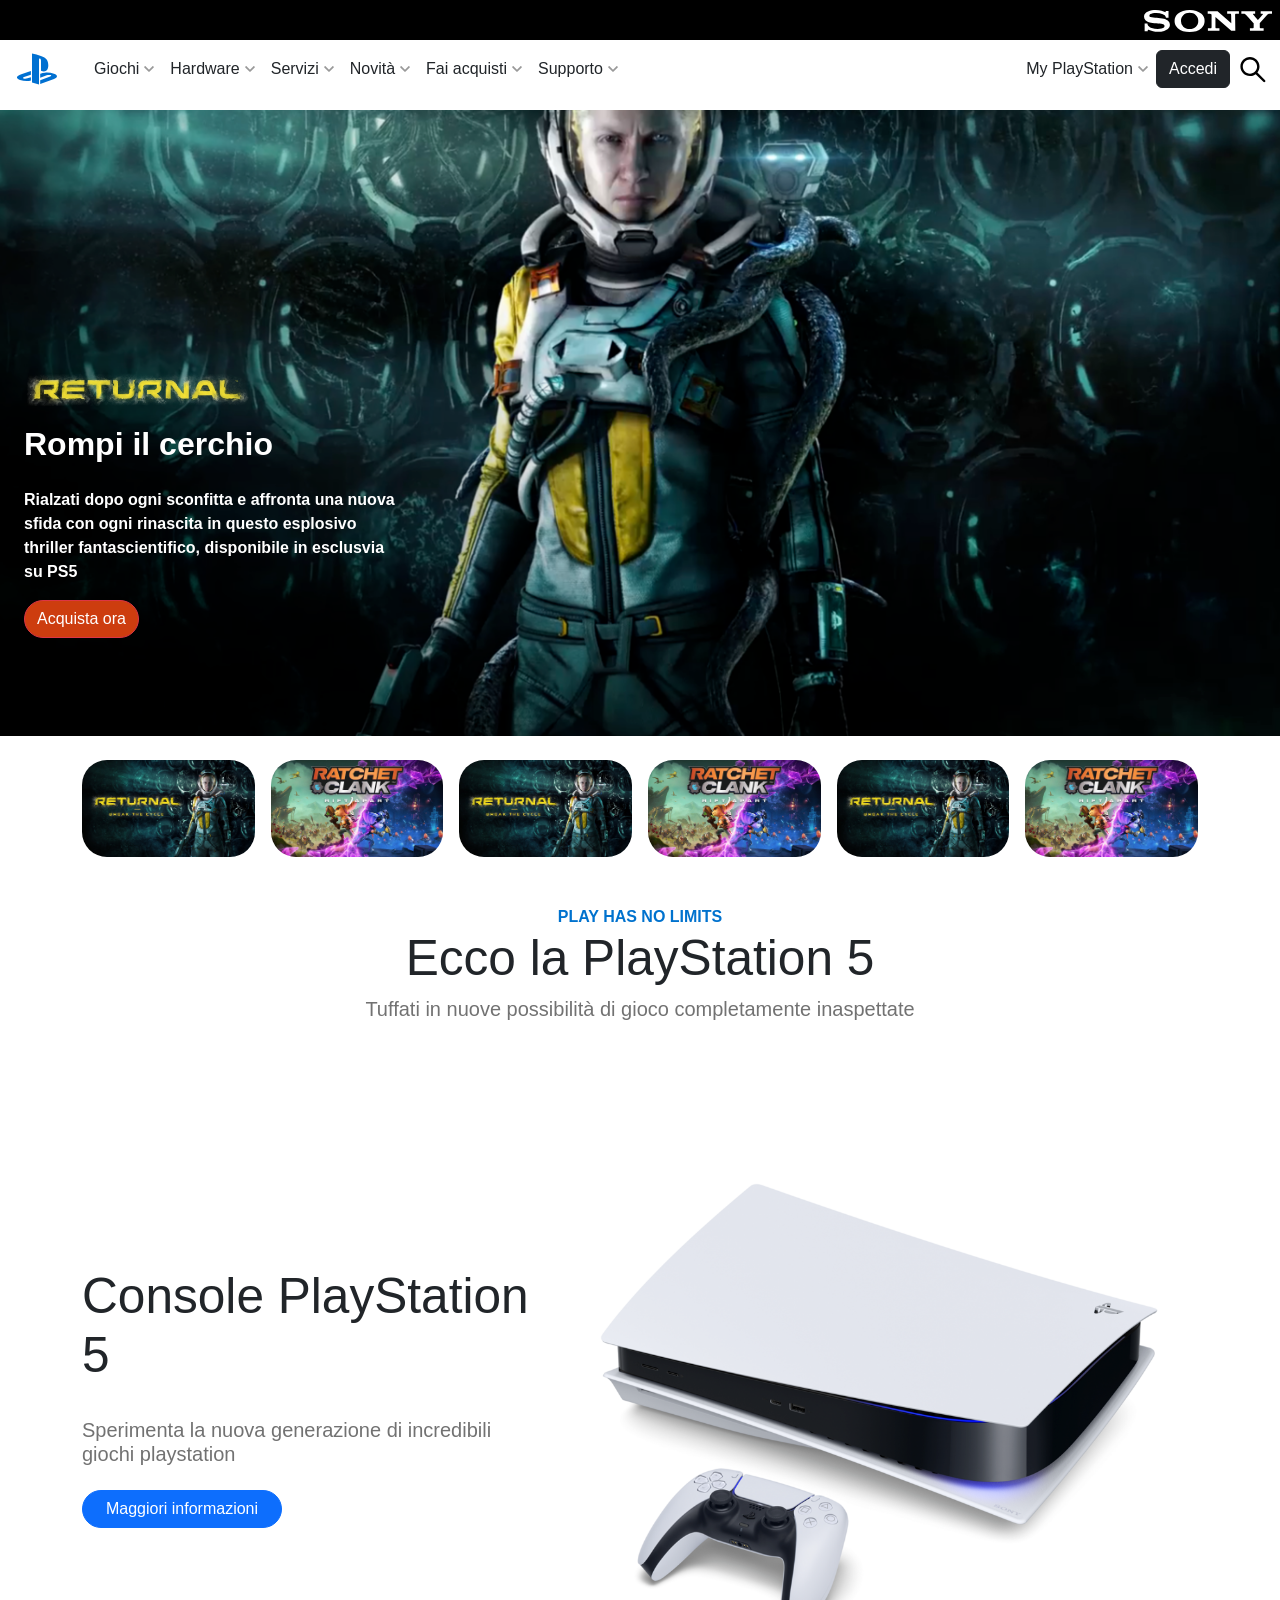
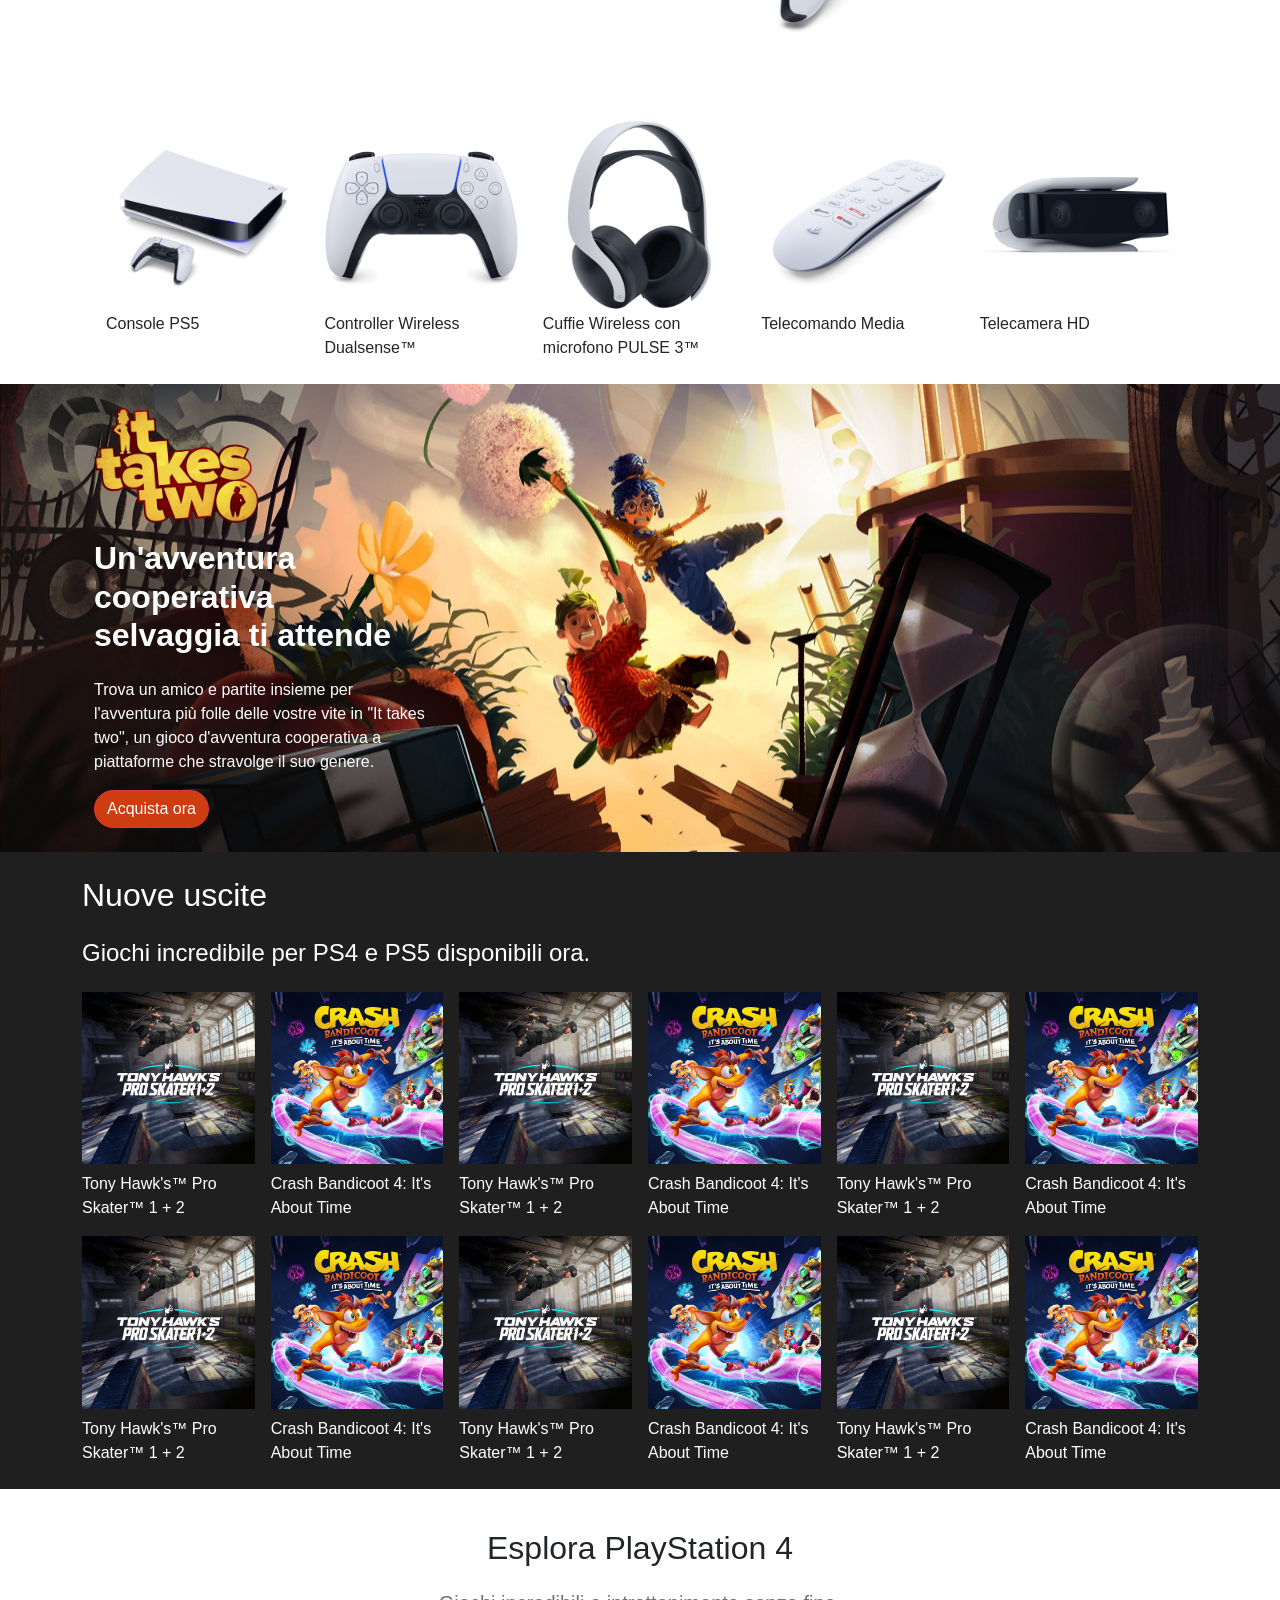
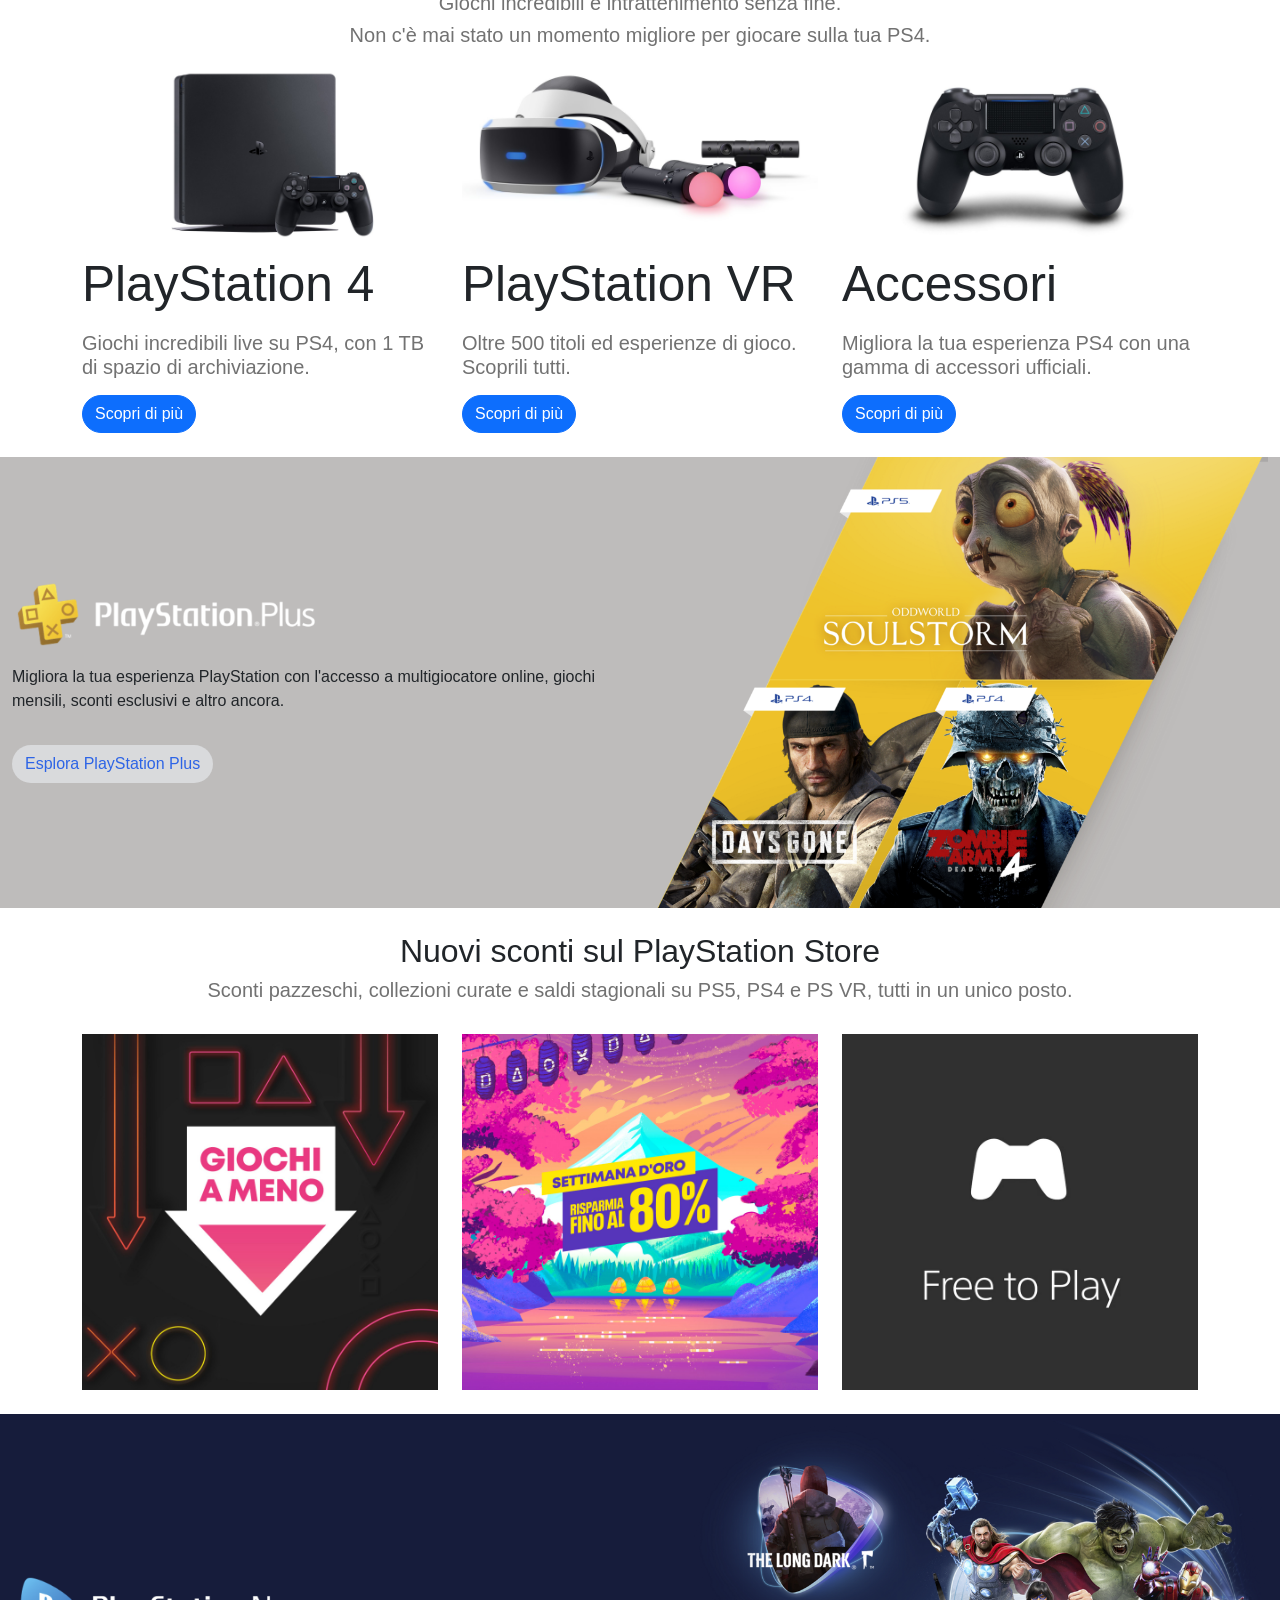
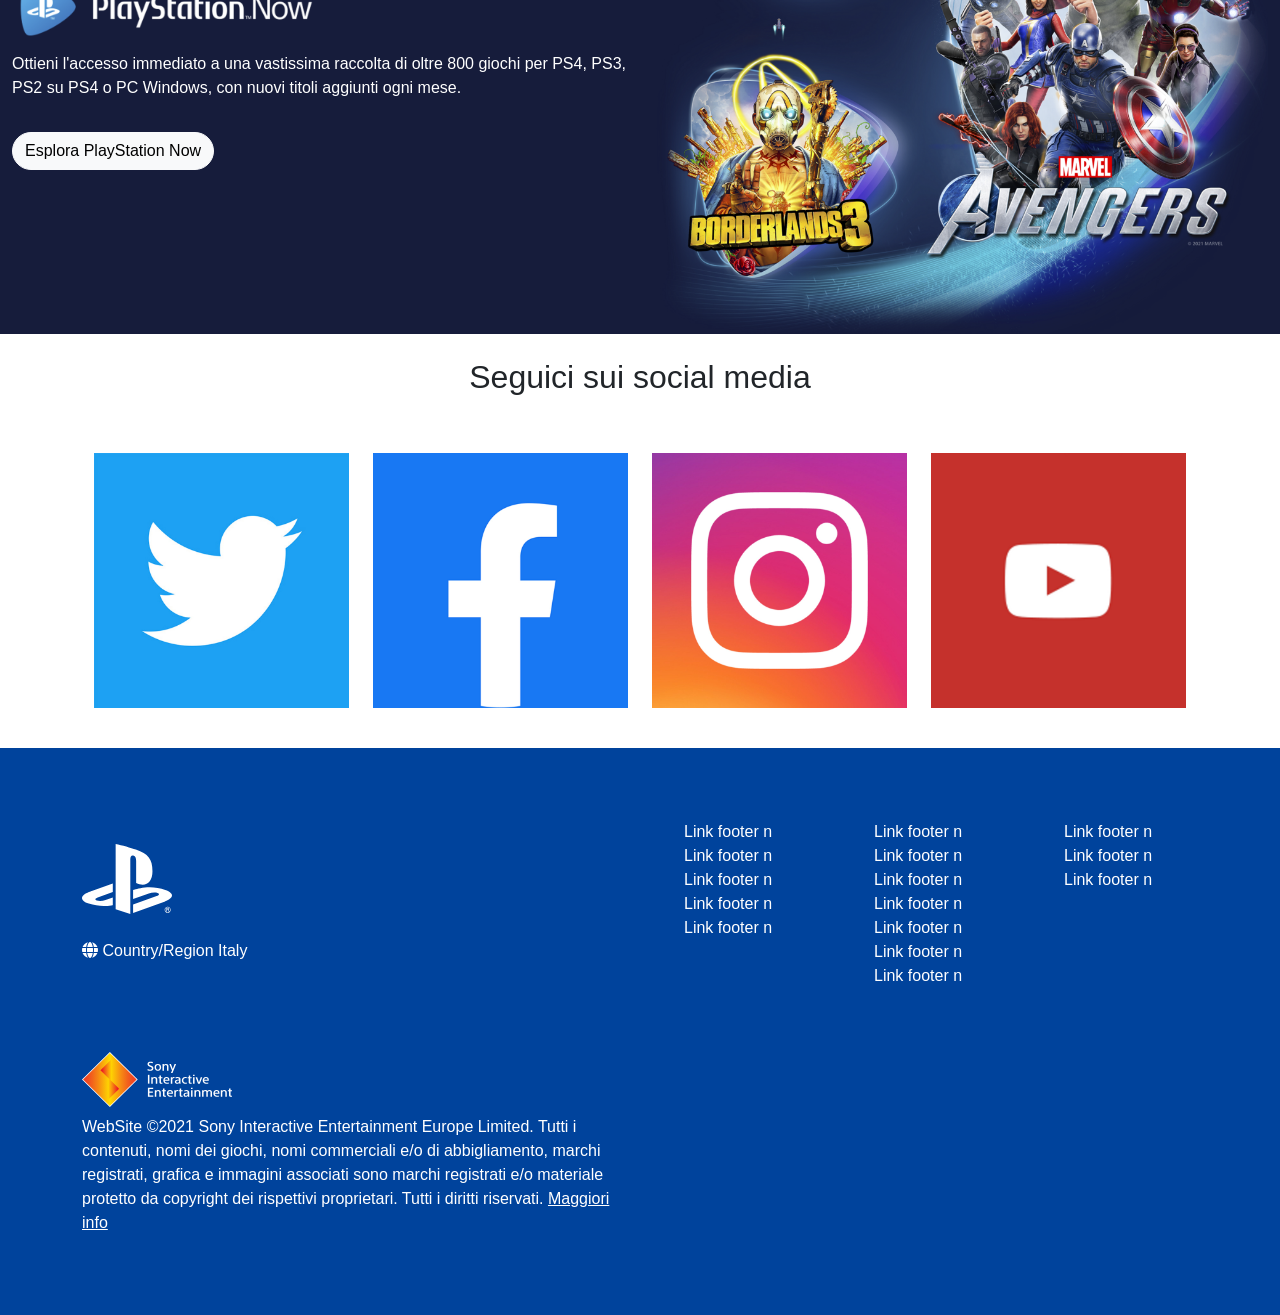
<file: index.html>
<!DOCTYPE html>
<html lang="en">
<head>
    <meta charset="UTF-8">
    <meta http-equiv="X-UA-Compatible" content="IE=edge">
    <meta name="viewport" content="width=device-width, initial-scale=1.0">
    <title>Playstation</title>

    <link rel="stylesheet" href="https://cdnjs.cloudflare.com/ajax/libs/font-awesome/6.2.0/css/all.min.css">
    <link rel="stylesheet" href="https://cdn.jsdelivr.net/npm/bootstrap@5.2.2/dist/css/bootstrap.min.css">
    <link rel="stylesheet" href="./css/style.css">
    <link rel="stylesheet" href="./css/bonus.css">
</head>

<!--Col 4 sopra i giochi di Crash bandicoot
poi col 6 per 2 sezioni, poi 4, poi 6.
I social non hanno colonne.
Poi l’area footer ha col 6 per la parte sinistra e col 2+2+2 ogni elenco di link
 -->
 <!-- LE 2 NAVBAR SONO IN CONTAINER:FLUID SENZA COLONNE DENTRO.
MOLTO MEGLIO UL CON DISPLAY FLEX. 3 CONTENITORI (Logo, sezioni, area login/search()), QUELLO A DESTRA SI BECCA MARGIN LEFT AUTO.  -->
<body>
<!-- DARE PADDING Y A TUTTE LE SEZIONI!!!! -->

    <header>
        <!-- Navbar minore black/SONY -->
        <div class="minor-navbar">
            <div class="container-fluid position-fixed text-end p-2 bg-black">
                <img class="redimensioned" src="img/sony_logo.svg" alt="">
            </div> 
        </div>

        <nav>
            <!-- White Navbar -->
            <div class="container-fluid d-flex position-fixed pt-1 align-items-center index-2 bg-white">
                <div class="logo mb-lg-3">
                    <img src="img/play_logo.svg" alt="">
                </div>
                <div class="left-hide d-none d-lg-flex">
                    <ul class="d-flex flex-grow-1 gap-3 align-items-center">
                        <li class="nav-item dropdown d-flex">
                            <a class="nav-link" href="#">Giochi</a>
                            <ul class="dropdown-menu">
                                <li><a class="dropdown-item" href="#">Link 1</a></li>
                                <li><a class="dropdown-item" href="#">Link 2</a></li>
                                <li><a class="dropdown-item" href="#">Link 3</a></li>
                            </ul>
                            <img src="img/chevron-down-solid.svg" alt="">  
                        </li>
                        <li class="nav-item dropdown d-flex">
                            <a class="nav-link" href="#">Hardware
                            <ul class="dropdown-menu">
                                <li><a class="dropdown-item" href="#">Link 1</a></li>
                                <li><a class="dropdown-item" href="#">Link 2</a></li>
                                <li><a class="dropdown-item" href="#">Link 3</a></li>
                            </ul>
                            <img src="img/chevron-down-solid.svg" alt=""></a>
                        </li>
                        <li class="nav-item dropdown d-flex">
                            <a class="nav-link" href="#">Servizi</a>
                            <ul class="dropdown-menu">
                                <li><a class="dropdown-item" href="#">Link 1</a></li>
                                <li><a class="dropdown-item" href="#">Link 2</a></li>
                                <li><a class="dropdown-item" href="#">Link 3</a></li>
                            </ul>
                            <img src="img/chevron-down-solid.svg" alt="">  
                        </li>
                        <li class="nav-item dropdown d-flex">
                            <a class="nav-link" href="#">Novità</a>
                            <ul class="dropdown-menu">
                                <li><a class="dropdown-item" href="#">Link 1</a></li>
                                <li><a class="dropdown-item" href="#">Link 2</a></li>
                                <li><a class="dropdown-item" href="#">Link 3</a></li>
                            </ul>
                            <img src="img/chevron-down-solid.svg" alt="">  
                        </li>
                        <li class="nav-item dropdown d-flex">
                            <a class="nav-link" href="#">Fai acquisti</a>
                            <ul class="dropdown-menu">
                                <li><a class="dropdown-item" href="#">Link 1</a></li>
                                <li><a class="dropdown-item" href="#">Link 2</a></li>
                                <li><a class="dropdown-item" href="#">Link 3</a></li>
                            </ul>
                            <img src="img/chevron-down-solid.svg" alt="">  
                        </li>
                        <li class="nav-item dropdown d-flex">
                            <a class="nav-link" href="#">Supporto</a>
                            <ul class="dropdown-menu">
                                <li><a class="dropdown-item" href="#">Link 1</a></li>
                                <li><a class="dropdown-item" href="#">Link 2</a></li>
                                <li><a class="dropdown-item" href="#">Link 3</a></li>
                            </ul>
                            <img src="img/chevron-down-solid.svg" alt="">  
                        </li>
                    </ul>
                </div>
                <div class="right-hide d-none d-lg-flex m-left-auto">
                    <ul class="d-flex gap-2 align-items-center">
                        <li class="nav-item dropdown d-flex">
                            <a class="nav-link" href="#">My PlayStation</a>
                            <ul class="dropdown-menu">
                                <li><a class="dropdown-item" href="#">Link 1</a></li>
                                <li><a class="dropdown-item" href="#">Link 2</a></li>
                                <li><a class="dropdown-item" href="#">Link 3</a></li>
                            </ul>
                            <img src="img/chevron-down-solid.svg" alt="">  
                        </li>
                        <button type="button" class="btn btn-dark white">Accedi</button>
                        <img src="img/lens.svg" alt="" style="width: 30px;">
                    </ul>
                </div>
                <div class="hamburger-menu p-2 d-lg-none m-left-auto">
                    <a href="#"><i class="fa-solid fa-bars"></i></a>
                    <div class="hamburger-hidden">
                        <ul>
                            <li><a href="#"><b>Giochi</b></a></li>
                            <li><a href="#">Link 1</a></li>
                            <li><a href="#">Link 2</a></li>
                            <li><a href="#">Link 3</a></li>
                            <li><a href="#">Link 4</a></li>
                        </ul>    
                        <ul>
                            <li><a href="#"><b>Hardware</b></a></li>
                            <li><a href="#">Link 1</a></li>
                            <li><a href="#">Link 2</a></li>
                            <li><a href="#">Link 3</a></li>
                            <li><a href="#">Link 4</a></li>
                        </ul>
                        <ul>
                            <li><a href="#"><b>Servizi</b></a></li>
                            <li><a href="#">Link 1</a></li>
                            <li><a href="#">Link 2</a></li>
                            <li><a href="#">Link 3</a></li>
                            <li><a href="#">Link 4</a></li>
                        </ul>
                        <ul>
                            <li><a href="#"><b>Novità</b></a></li>
                            <li><a href="#">Link 1</a></li>
                            <li><a href="#">Link 2</a></li>
                            <li><a href="#">Link 3</a></li>
                            <li><a href="#">Link 4</a></li>
                        </ul>
                        <ul>
                            <li><a href="#"><b>Servizi</b></a></li>
                            <li><a href="#">Link 1</a></li>
                            <li><a href="#">Link 2</a></li>
                            <li><a href="#">Link 3</a></li>
                            <li><a href="#">Link 4</a></li>
                        </ul>
                        <ul>
                            <li><a href="#"><b>Fai acquisti</b></a></li>
                            <li><a href="#">Link 1</a></li>
                            <li><a href="#">Link 2</a></li>
                            <li><a href="#">Link 3</a></li>
                            <li><a href="#">Link 4</a></li>
                        </ul>
                        <ul>
                            <li><a href="#"><b>Supporto</b></a></li>
                            <li><a href="#">Link 1</a></li>
                            <li><a href="#">Link 2</a></li>
                            <li><a href="#">Link 3</a></li>
                            <li><a href="#">Link 4</a></li>
                        </ul>
                        <ul>
                            <li><a href="#"><b>PlayStation</b></a></li>
                            <li><a href="#">Link 1</a></li>
                            <li><a href="#">Link 2</a></li>
                            <li><a href="#">Link 3</a></li>
                            <li><a href="#">Link 4</a></li>
                        </ul>
                        </div>
                    </div>
                </div>
            </div>
        </nav>
    </header>

    <main>
        <!-- JUMOTRON -->
        <section class="section-one">
            <div class="container-fluid mega-padd white">
                <div class="row">
                    <div class="col col-lg-4 px-4">
                        <img class="img-returned pb-3" src="./img/returnal-hero-banner-logo.png" alt=""> <!--max-width 60%-->
                        <h2 class="pb-3"><b>Rompi il cerchio</b></h2>
                        <p><b>Rialzati dopo ogni sconfitta e affronta una nuova sfida con ogni rinascita in questo
                            esplosivo thriller fantascientifico, disponibile in esclusvia su PS5</b></p>
                        <button class="btn btn-danger">Acquista ora</button>
                    </div>
                </div>
            </div>
        </section>

        <section class="section-two">
            <div class="container">
                <div class="row g-3">
                    <div class="col-6 col-sm-4 col-lg-2">
                        <div class="img-container">
                            <img class="img-fluid" src="img/returnal-listing-thumb-01-ps5.jpg" alt="">
                        </div>
                    </div>
                    <div class="col-6 col-sm-4 col-lg-2">
                        <div class="img-container">
                            <img class="img-fluid" src="img/ratchet-and-clank-rift-apart-keyart.jpg" alt="">
                        </div>
                    </div>
                    <div class="col-6 col-sm-4 col-lg-2">
                        <div class="img-container">
                            <img class="img-fluid" src="img/returnal-listing-thumb-01-ps5.jpg" alt="">
                        </div>
                    </div>
                    <div class="col-6 col-sm-4 col-lg-2">
                        <div class="img-container">
                            <img class="img-fluid" src="img/ratchet-and-clank-rift-apart-keyart.jpg" alt="">
                        </div>
                    </div>
                    <div class="col-6 col-sm-4 col-lg-2">
                        <div class="img-container">
                            <img class="img-fluid" src="img/returnal-listing-thumb-01-ps5.jpg" alt="">
                        </div>
                    </div>
                    <div class="col-6 col-sm-4 col-lg-2">
                        <div class="img-container">
                            <img class="img-fluid" src="img/ratchet-and-clank-rift-apart-keyart.jpg" alt="">
                        </div>
                    </div>
                </div>
            </div>
        </section>

        <section class="section-three">
            <div class="container text-center">
                <p class="blue m-0"><b>PLAY HAS NO LIMITS</b></p>
                <h2 class="huge-title">Ecco la PlayStation 5</h2>
                <h5>Tuffati in nuove possibilità di gioco completamente inaspettate</h5>
            </div>
        </section>

        <section class="section-four">
            <div class="container">
                <div class="row align-items-center">
                    <div class="col-md-5">
                        <div class="d-flex flex-column justify-content-center">
                            <h2 class="huge-title">Console PlayStation 5</h2>
                            <h5 class="my-4">Sperimenta la nuova generazione di incredibili giochi playstation</h5>
                            <button class="btn btn-primary">Maggiori informazioni</button>
                        </div>
                    </div>
                    <div class="col-md-7">
                        <img class="img-fluid" src="img/playstation-5-thumb.png" alt="">
                    </div>
                </div>
                <!-- SECONDA ROW DEL CONTAINER -->
                <div class="row px-md-4">
                    <div class="col-4 col-md">
                        <div class="img-container">
                            <img class="img-fluid" src="img/playstation-5-thumb.png" alt="">
                        </div>
                        <div class="text-container d-none d-md-block">
                            Console PS5                    
                        </div>
                    </div>
                    <div class="col-4 col-md">
                        <div class="img-container">
                            <img class="img-fluid" src="img/joypad-thumb.png" alt="">
                        </div>
                        <div class="text-container d-none d-md-block">
                            Controller Wireless Dualsense™          
                        </div>
                    </div>
                    <div class="col-4 col-md">
                        <div class="img-container">
                            <img class="img-fluid" src="img/headset-thumb.png" alt="">
                        </div>
                        <div class="text-container d-none d-md-block">
                            Cuffie Wireless con microfono PULSE 3™                   
                        </div>
                    </div>
                    <div class="col-4 col-md">
                        <div class="img-container">
                            <img class="img-fluid" src="img/remote-thumb.png" alt="">
                        </div>
                        <div class="text-container d-none d-md-block">
                            Telecomando Media                        
                        </div>
                    </div>
                    <div class="col-4 col-md">
                        <div class="img-container">
                            <img class="img-fluid" src="img/camera-thumb.jpg" alt="">
                        </div>
                        <div class="text-container d-none d-md-block">
                            Telecamera HD                        
                        </div>
                    </div>
                </div>
            </div>
        </section>

        <section class="section-five">
            <div class="container white">
                <div class="row">
                    <div class="col col-lg-4 px-4">
                        <img class="img-ittakestwo pb-3" src="./img/it-takes-two-logo.png" alt=""> <!--max-width 60%-->
                        <h2 class="pb-3"><b>Un'avventura cooperativa selvaggia ti attende</b></h2>
                        <p>Trova un amico e partite insieme per l'avventura più folle delle vostre
                            vite in "It takes two", un gioco d'avventura cooperativa a piattaforme che 
                            stravolge il suo genere.
                        </p>
                        <button class="btn btn-danger">Acquista ora</button>
                    </div>
                </div>
            </div>
        </section>

        <section class="section-six">
            <div class="container white">
                <h2>Nuove uscite</h2>
                <h4 class="py-3">Giochi incredibile per PS4 e PS5 disponibili ora.</h4>
                <div class="row g-3">
                    <div class="col-6 col-sm-4 col-lg-2 ">
                        <div class="img-container pb-2">
                            <img class="img-fluid" src="img/tony-hawks-pro-skater-1-2-store-art.jpg" alt="">
                        </div>
                        <div>Tony Hawk's™ Pro Skater™ 1 + 2</div>
                    </div>
                    <div class="col-6 col-sm-4 col-lg-2">
                        <div class="img-container pb-2">
                            <img class="img-fluid" src="img/crash-bandicoot-4-its-about-time-store-art.jpg" alt="">
                        </div>
                        <div>Crash Bandicoot 4: It's About Time</div>
                    </div>
                    <div class="col-6 col-sm-4 col-lg-2">
                        <div class="img-container pb-2">
                            <img class="img-fluid" src="img/tony-hawks-pro-skater-1-2-store-art.jpg" alt="">
                        </div>
                        <div>Tony Hawk's™ Pro Skater™ 1 + 2</div>
                    </div>
                    <div class="col-6 col-sm-4 col-lg-2">
                        <div class="img-container pb-2">
                            <img class="img-fluid" src="img/crash-bandicoot-4-its-about-time-store-art.jpg" alt="">
                        </div>
                        <div>Crash Bandicoot 4: It's About Time</div>
                    </div>
                    <div class="col-6 col-sm-4 col-lg-2">
                        <div class="img-container pb-2">
                            <img class="img-fluid" src="img/tony-hawks-pro-skater-1-2-store-art.jpg" alt="">
                        </div>
                        <div>Tony Hawk's™ Pro Skater™ 1 + 2</div>
                    </div>
                    <div class="col-6 col-sm-4 col-lg-2">
                        <div class="img-container pb-2">
                            <img class="img-fluid" src="img/crash-bandicoot-4-its-about-time-store-art.jpg" alt="">
                        </div>
                        <div>Crash Bandicoot 4: It's About Time</div>
                    </div>
                    <div class="col-6 col-sm-4 col-lg-2">
                        <div class="img-container pb-2">
                            <img class="img-fluid" src="img/tony-hawks-pro-skater-1-2-store-art.jpg" alt="">
                        </div>
                        <div>Tony Hawk's™ Pro Skater™ 1 + 2</div>
                    </div>
                    <div class="col-6 col-sm-4 col-lg-2">
                        <div class="img-container pb-2">
                            <img class="img-fluid" src="img/crash-bandicoot-4-its-about-time-store-art.jpg" alt="">
                        </div>
                        <div>Crash Bandicoot 4: It's About Time</div>
                    </div>
                    <div class="col-6 col-sm-4 col-lg-2">
                        <div class="img-container pb-2">
                            <img class="img-fluid" src="img/tony-hawks-pro-skater-1-2-store-art.jpg" alt="">
                        </div>
                        <div>Tony Hawk's™ Pro Skater™ 1 + 2</div>
                    </div>
                    <div class="col-6 col-sm-4 col-lg-2">
                        <div class="img-container pb-2">
                            <img class="img-fluid" src="img/crash-bandicoot-4-its-about-time-store-art.jpg" alt="">
                        </div>
                        <div>Crash Bandicoot 4: It's About Time</div>
                    </div>
                    <div class="col-6 col-sm-4 col-lg-2">
                        <div class="img-container pb-2">
                            <img class="img-fluid" src="img/tony-hawks-pro-skater-1-2-store-art.jpg" alt="">
                        </div>
                        <div>Tony Hawk's™ Pro Skater™ 1 + 2</div>
                    </div>
                    <div class="col-6 col-sm-4 col-lg-2">
                        <div class="img-container pb-2">
                            <img class="img-fluid" src="img/crash-bandicoot-4-its-about-time-store-art.jpg" alt="">
                        </div>
                        <div>Crash Bandicoot 4: It's About Time</div>
                    </div>
                </div>
            </div>
        </section>

        <section class="section-seven">
            <div class="container">
                <div class="text-center">
                    <h2 class="py-3">Esplora PlayStation 4</h2>
                    <h5>Giochi incredibili e intrattenimento senza fine.</h5>
                    <h5>Non c'è mai stato un momento migliore per giocare sulla tua PS4.</h5>
                </div>
                <div class="row flex-column flex-md-row">
                    <div class="col col-md-4">
                        <div class="img-container">
                            <img class="img-fluid" src="img/ps4-slim-homepage-image-block.jpg" alt="">
                        </div>
                        <h2 class="huge-title">PlayStation 4</h2>
                        <h5 class="my-3">Giochi incredibili live su PS4, con 1 TB di spazio di archiviazione.</h5>
                        <button class="btn btn-primary">Scopri di più</button>
                    </div>
                    <div class="col col-md-4">
                        <div class="img-container">
                            <img class="img-fluid" src="img/double11-202010-tw-psvr.jpg" alt="">
                        </div>
                        <h2 class="huge-title">PlayStation VR</h2>
                        <h5 class="my-3">Oltre 500 titoli ed esperienze di gioco. Scoprili tutti.</h5>
                        <button class="btn btn-primary">Scopri di più</button>
                    </div>
                    <div class="col col-md-4">
                        <div class="img-container">
                            <img class="img-fluid" src="img/dualshock-4-listing-thumb.jpg" alt="">
                        </div>
                        <h2 class="huge-title">Accessori</h2>
                        <h5 class="my-3">Migliora la tua esperienza PS4 con una gamma di accessori ufficiali.</h5>
                        <button class="btn btn-primary">Scopri di più</button>
                    </div>
                </div>
            </div>
        </section>

        <section class="section-eight banner">
            <div class="container-fluid ">
                <div class="row align-items-center ">
                    <div class="col-md-6 align-items-center py-3">
                        <div class="img-container">
                            <img class="img-fluid w-50" src="img/ps-plus-logo.png" alt="">
                        </div>
                        <p class="py-3">Migliora la tua esperienza PlayStation con l'accesso a multigiocatore online,
                            giochi mensili, sconti esclusivi e altro ancora.
                        </p>
                        <button class="btn">Esplora PlayStation Plus</button>
                    </div>
                    <div class="col-md-6 d-none d-md-block">
                        <div class="img-container">
                            <img class="img-fluid" src="img/ps-plus-april-monthly-games-featured-image-block.png" alt="">
                        </div>
                    </div>
                </div>
            </div>
        </section>

        <section class="section-nine">
            <div class="text-center">
                <h2>Nuovi sconti sul PlayStation Store</h2>
                <h5 class="pb-4">Sconti pazzeschi, collezioni curate e saldi stagionali su PS5, PS4 e PS VR, tutti in un unico posto.</h5>
            </div>
                <div class="container">
                <div class="row g-4">
                    <div class="col-12 col-md-4">
                        <div class="img-container">
                            <img class="img-fluid" src="img/playstation-store-games-under-20-spotlight.jpg" alt="">
                        </div>
                    </div>
                    <div class="col-12 col-md-4">
                        <div class="img-container">
                            <img class="img-fluid" src="img/playstation-store-golden-week-sale-spotlight.jpg" alt="">
                        </div>
                    </div>
                    <div class="col-12 col-md-4">
                        <div class="img-container">
                            <img class="img-fluid" src="img/playstation-store-free-to-play-spotlight.png" alt="">
                        </div>
                    </div>
                </div>
            </div>
        </section>

        <section class="section-ten banner">
            <div class="container-fluid">
                <div class="row align-items-center ">
                    <div class="col-md-6 align-items-center py-3">
                        <div class="img-container">
                            <img class="img-fluid w-50" src="img/ps-now-logo-two-column.png" alt="">
                        </div>
                        <p class="py-3 white">Ottieni l'accesso immediato a una vastissima raccolta di oltre 800 giochi
                            per PS4, PS3, PS2 su PS4 o PC Windows, con nuovi titoli aggiunti ogni mese.
                        </p>
                        <button type="button" class="btn btn-light mb-3">Esplora PlayStation Now</button>
                    </div>
                    <div class="col-md-6 d-none d-md-block">
                        <div class="img-container">
                            <img class="img-fluid" src="img/ps-now-april-featured-image-block.png" alt="">
                        </div>
                    </div>
                </div>
            </div>
        </section>

        <section class="section-eleven">
            <div class="container text-center">
                <h2>Seguici sui social media</h2>
                <div class="row justify-content-center">
                        <div class="row g-4">
                           <div class="col-6 col-sm-3 mb-3">
                               <a href="#"><img class="img-fluid" src="img/twitter.jpg" alt=""></a>                          
                           </div>
                           <div class="col-6 col-sm-3 mb-3">
                                <a href="#"><img class="img-fluid" src="img/facebook.jpg" alt=""></a>                           
                           </div>
                           <div class="col-6 col-sm-3">
                                <a href="#"><img class="img-fluid" src="img/instagram.jpg" alt=""></a>                            
                           </div>
                           <div class="col-6 col-sm-3">
                                <a href="#"><img class="img-fluid" src="img/youtube.png" alt=""></a>                           
                        </div>
                    </div>
                </div>
            </div>
        </section>
    </main>

    <footer>
        <div class="container">
            <div class="row white align-items-start py-5">
                <div class="col-12 col-lg-6 py-4">
                    <div class="img-container py-4">
                        <img style="width: 90px" src="img/ps-footer.svg" alt="">
                    </div>
                    <div class="text-container">
                        <i class="fa-solid fa-globe py-1"></i>
                        <a href="#">Country/Region Italy</a>
                    </div>
                    
                </div>
                <div class="col-12 col-lg-6 py-4">
                    <div class="row">
                        <div class="col-md-4">
                            <ul>
                                <li><a href="#">Link footer n</a></li>
                                <li><a href="#">Link footer n</a></li>
                                <li><a href="#">Link footer n</a></li>
                                <li><a href="#">Link footer n</a></li>
                                <li><a href="#">Link footer n</a></li>
                            </ul>
                        </div>
                        <div class="col-md-4">
                            <ul>
                                <li><a href="#">Link footer n</a></li>
                                <li><a href="#">Link footer n</a></li>
                                <li><a href="#">Link footer n</a></li>
                                <li><a href="#">Link footer n</a></li>
                                <li><a href="#">Link footer n</a></li>
                                <li><a href="#">Link footer n</a></li>
                                <li><a href="#">Link footer n</a></li>
                            </ul>
                        </div>
                        <div class="col-md-4">
                            <ul>
                                <li><a href="#">Link footer n</a></li>
                                <li><a href="#">Link footer n</a></li>
                                <li><a href="#">Link footer n</a></li>
                            </ul>
                        </div>
                    </div>
                </div>
                <div class="col-12 col-lg-6 py-3">
                    <div class="img-container py-2">
                        <img style="width: 150px" src="img/sie-logo.svg" alt="">
                    </div>
                    <div class="text-container">
                        <p>WebSite ©2021 Sony Interactive Entertainment Europe Limited. Tutti i contenuti,
                            nomi dei giochi, nomi commerciali e/o di abbigliamento, marchi registrati, grafica
                            e immagini associati sono marchi registrati e/o materiale protetto da copyright
                            dei rispettivi proprietari. Tutti i diritti riservati. <a href="#">Maggiori info</a>
                        </p>
                    </div>
                </div>
            </div>
        </div>
    </footer>

</body>
</html>
</file>
<file: css/style.css>
* {
    font-family: Arial, Helvetica, sans-serif;
}

section {
    padding: 1.5rem 0;
}

 nav ul li a{
    text-decoration: none;
    color: black;
}

li {
    list-style: none;
}

nav {
    height: 66px;
    z-index: 2;
}
 nav ul li img {
    width: 10px;
    margin-left: 5px;
 }

 h5 {
    color: rgb(114,114,114);
 }

footer a {
    color: white;
    text-decoration: none;
    padding: 5px 0;
}

footer .text-container p a {
    text-decoration: underline;
}


.blue {
   color: rgb(0,114,206);
}

.white {
    color: white;
}

.banner {
    padding: 0;
}

.minor-navbar {
    width: 100%;
    height: 40px;
    background-color: black;
    z-index: 2;
}

.redimensioned {
    width: 10vw;
    min-width: 60px;
    max-width: 160px;
}

.m-left-auto {
    margin-left: auto;
}

.hamburger-menu i {
    font-size: 35px;
}

.section-one {
    background-position: center;
    min-height: 70vh;
    background-size: cover;
    background-image: url("../img/jumbo-bg.png")
}

.mega-padd {
    padding-top: 15rem ;
}

.btn-danger {
    border-radius: 25px;
    background-color: rgb(205,61,15);
}

.img-returned {
    max-width: 60%;
}

.img-ittakestwo {
    max-width: 50%;
}

.section-one .container {
    max-width: 100%;
}

.section-two .img-fluid {
    border-radius: 25px;
}

.section-two .img-container:hover {
    border: 3px solid rgb(0,114,206);
    /* border-image-outset: 20px; */
    border-radius: 25px;
}

.huge-title {
    font-size: calc(1.5rem + 2vw);
}

.btn-primary {
    border-radius: 25px;
    max-width: 200px;
}

.section-four .row.px-md-4 .img-container:hover {
    border-bottom: 3px solid rgb(0,114,206);
}

.section-five {
    width: 100%;
    background-position: center;
    background-size: cover;
    background-image: url("../img/it-takes-two-hero-banner-desktop.jpg")
}

.section-six {
    background-color: rgb(31,31,31);
}

.section-eight {
   background-color: rgb(190,188,187);
}

.section-eight .btn{
    background-color: rgb(217,218,220);
    color: rgb(45,100,230);
    border-radius: 25px;
 }

 .section-ten {
    background-color: rgb(22,28,59);
 }

 .btn-light.mb-3 {
    border-radius: 25px;
 }

 footer {
    background-color: rgb(0,67,156);
 }

 @media screen and (min-width: 992px) {
     .section-eleven .container-md {
        max-width: 720px
    }
 };
</file>
<file: css/bonus.css>
.dropdown .nav-link:focus + .dropdown-menu {
    display: block
}

.dropdown-menu {
    left: -5px;
    top: 22px;
}

.hamburger-hidden {
    background-color: lightcyan;
    position: absolute;
    display: none;
    right: -12px;
}

nav .container-fluid .hamburger-menu .hamburger-hidden ul {
    padding-left: .8rem;
}

.hamburger-menu {
    position: relative;
}

.hamburger-menu a:focus + .hamburger-hidden {
    display: flex;
}

.hamburger-menu button {
    background-color: white;
    border: none;
}

.hamburger-menu i {
    text-decoration: none;
    color: rgb(189, 189, 189);
}
</file>
